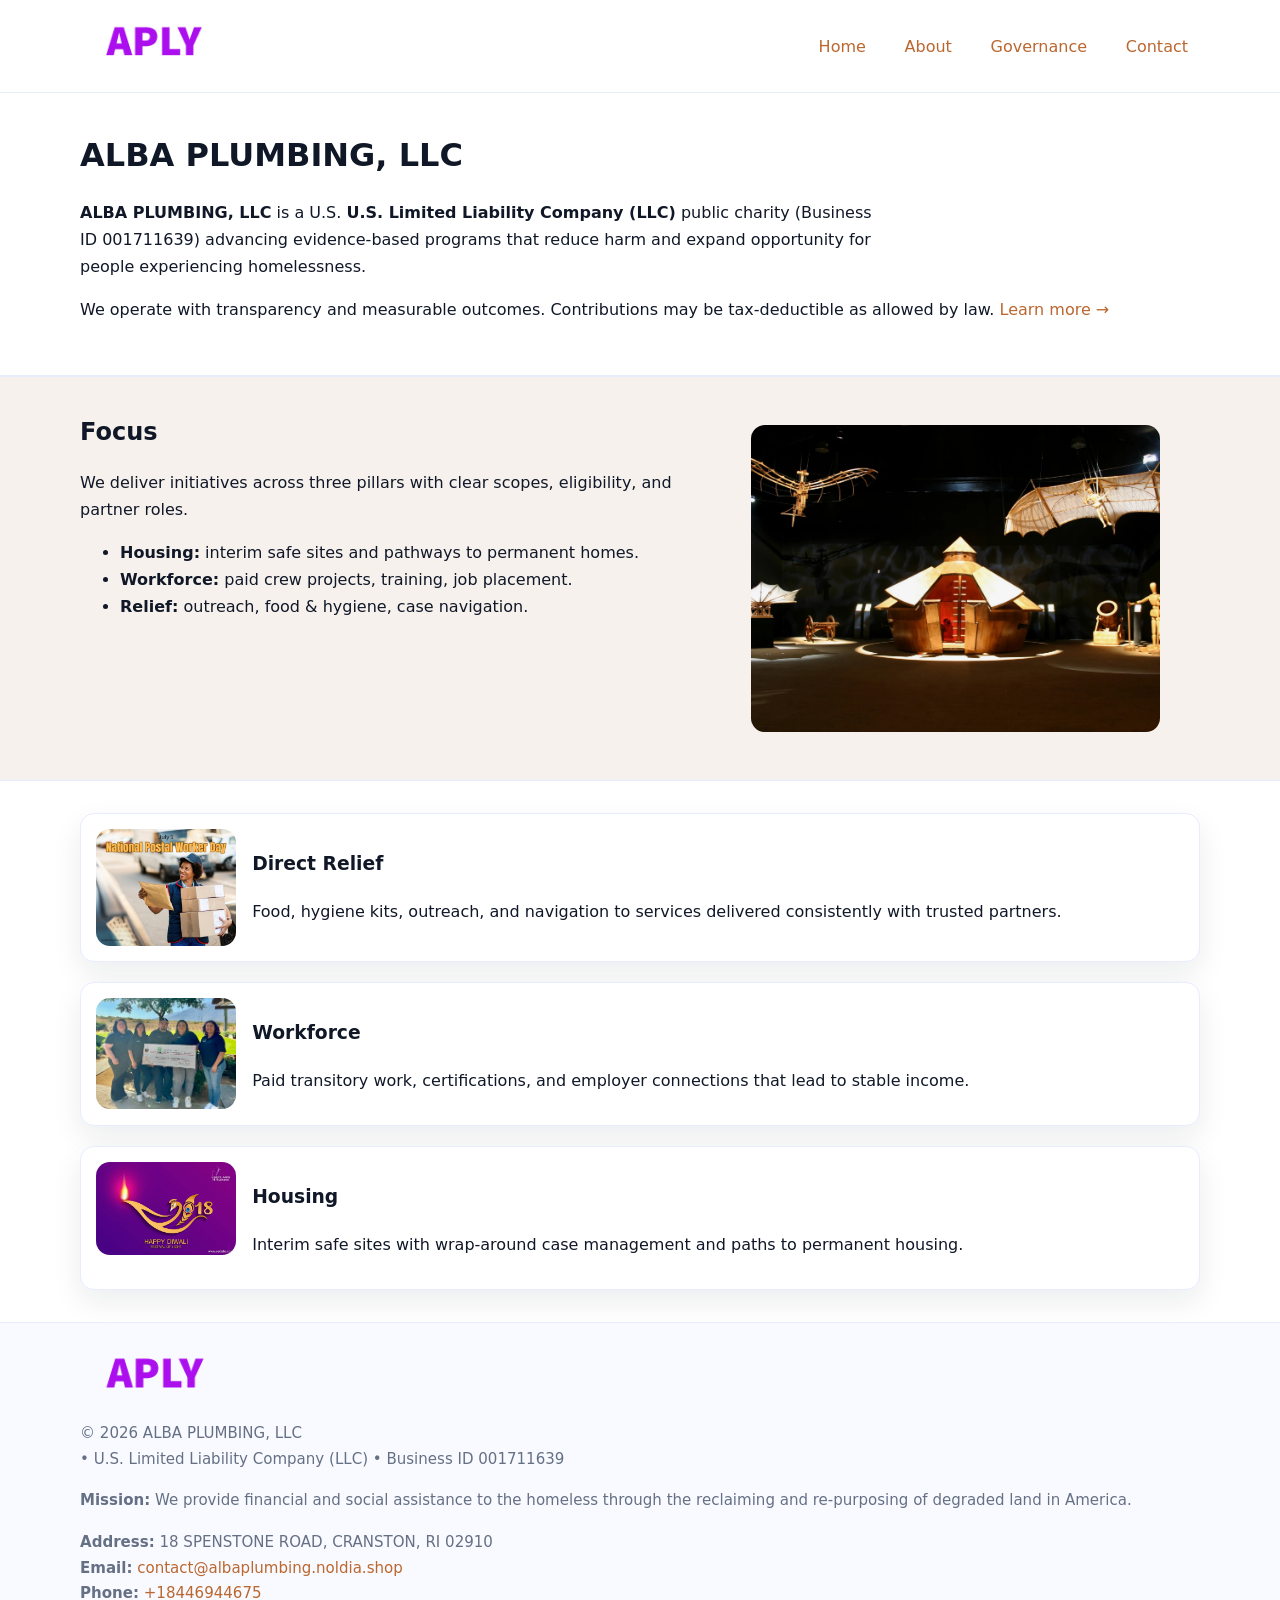
<file: index.html>
<!doctype html>
<html lang="en">
<head>
<meta charset="utf-8"/><meta name="viewport" content="width=device-width,initial-scale=1"/>
<title>ALBA PLUMBING, LLC – Nonprofit • 2025</title>
<link rel="stylesheet" href="assets/styles.css"/><link rel="icon" href="images/logo.png">
<meta name="data-ein" content="001711639"><meta name="data-name" content="ALBA PLUMBING, LLC">
<meta name="data-email" content="contact@albaplumbing.noldia.shop"><meta name="data-phone" content="+18446944675">
<meta name="data-address" content="18 SPENSTONE ROAD, CRANSTON, RI 02910"><meta name="data-map" content="18+SPENSTONE+ROAD,+CRANSTON,+RI+02910">
  <meta name="description" content="Dedicated to community services, education, and direct relief, ALBA PLUMBING, LLC collaborates with neighbors and partners to deliver practical help and long-term impact.">
<meta name="facebook-domain-verification" content="vnxe7sgoqz79psb0fy1yitg812svsh" />
</head>
<body>
<div style="position:absolute;left:-9999px;top:-9999px;opacity:0" data-uniq="{{UNIQUE_BLOB}}">
  <span>Dedicated to community services, education, and direct relief, ALBA PLUMBING, LLC collaborates with neighbors and partners to deliver practical help and long-term impact.</span><svg width="12" height="12" viewBox="0 0 12 12" xmlns="http://www.w3.org/2000/svg"><circle cx="6" cy="6" r="5" fill="#2563eb"/></svg><img src="images/land.jpg" width="1" height="1" alt="" loading="lazy"/>
</div>

<header>
  <div class="header-wrap">
    <a href="index.html"><img src="images/logo.png" alt="ALBA PLUMBING, LLC logo" style="width:148px"></a>
    <nav>
      <a class="active" href="index.html">Home</a>
      <a href="about.html">About</a>
      <a href="governance.html">Governance</a>
      <a href="contact.html">Contact</a>
    </nav>
  </div>
</header>

<main>
  <section class="c1395319460">
    <div class="container">
      <h1>ALBA PLUMBING, LLC</h1>
      <p class="cf8579cd252">
        <strong>ALBA PLUMBING, LLC</strong> is a U.S. <strong>U.S. Limited Liability Company (LLC)</strong> public charity (Business ID 001711639) advancing evidence-based programs that reduce harm and expand opportunity for people experiencing homelessness.
      </p>
      <p>
        We operate with transparency and measurable outcomes. Contributions may be tax-deductible as allowed by law.
        <a href="about.html">Learn more →</a>
      </p>
    </div>
  </section>

  <section class="section tint">
    <div class="container grid two">
      <div>
        <h2>Focus</h2>
        <p>We deliver initiatives across three pillars with clear scopes, eligibility, and partner roles.</p>
        <ul>
          <li><strong>Housing:</strong> interim safe sites and pathways to permanent homes.</li>
          <li><strong>Workforce:</strong> paid crew projects, training, job placement.</li>
          <li><strong>Relief:</strong> outreach, food & hygiene, case navigation.</li>
        </ul>
      </div>
      <figure><img src="images/hero.jpg" alt="Program highlight"></figure>
    </div>
  </section>

  <section class="section">
    <div class="container list grid">
      <div class="item">
        <img src="images/relief.jpg" alt="">
        <div>
          <h3>Direct Relief</h3>
          <p>Food, hygiene kits, outreach, and navigation to services delivered consistently with trusted partners.</p>
        </div>
      </div>
      <div class="item">
        <img src="images/jobs.jpg" alt="">
        <div>
          <h3>Workforce</h3>
          <p>Paid transitory work, certifications, and employer connections that lead to stable income.</p>
        </div>
      </div>
      <div class="item">
        <img src="images/land.jpg" alt="">
        <div>
          <h3>Housing</h3>
          <p>Interim safe sites with wrap-around case management and paths to permanent housing.</p>
        </div>
      </div>
    </div>
  </section>

  <footer class="footer">
    <div class="container grid">
      <div><img src="images/logo.png" alt="" style="width:150px;margin-bottom:.6rem">
        <div class="small">© <span id="year"></span> ALBA PLUMBING, LLC</div>
        <div class="small"> • U.S. Limited Liability Company (LLC) • Business ID 001711639</div>
      </div>
      <div><div class="small"><strong>Mission:</strong> We provide financial and social assistance to the homeless through the reclaiming and re-purposing of degraded land in America.</div></div>
      <div><div class="small"><strong>Address:</strong> 18 SPENSTONE ROAD, CRANSTON, RI 02910<br><strong>Email:</strong> <a href="mailto:contact@albaplumbing.noldia.shop">contact@albaplumbing.noldia.shop</a><br><strong>Phone:</strong> <a href="tel:+18446944675">+18446944675</a></div></div>
    </div>
  </footer>
</main>

<!-- color/skin script -->
<script>(function(){function g(n){const e=document.querySelector('meta[name="'+n+'"]');return e?e.content:''}
function h(s){let x=2166136261>>>0;for(let i=0;i<s.length;i++){x^=s.charCodeAt(i);x=(x*16777619)>>>0}return x>>>0}
let k=(g('data-ein')||'').replace(/\D+/g,'');if(!k)k=g('data-name')||location.hostname||'d';
const key=h(String(k)),H=key%360,S=55+(key%20),L=46;
const r=document.documentElement;r.style.setProperty('--brand',`hsl(${H} ${S}% ${L}%)`);
r.style.setProperty('--brand-ink',`hsl(${H} ${Math.min(95,S+10)}% ${Math.max(22,L-18)}%)`);
r.style.setProperty('--soft',`hsl(${H} ${Math.max(40,S-25)}% 95%)`);
const y=document.getElementById('year'); if(y) y.textContent=new Date().getFullYear();})();</script>
</body>
</html>
</file>
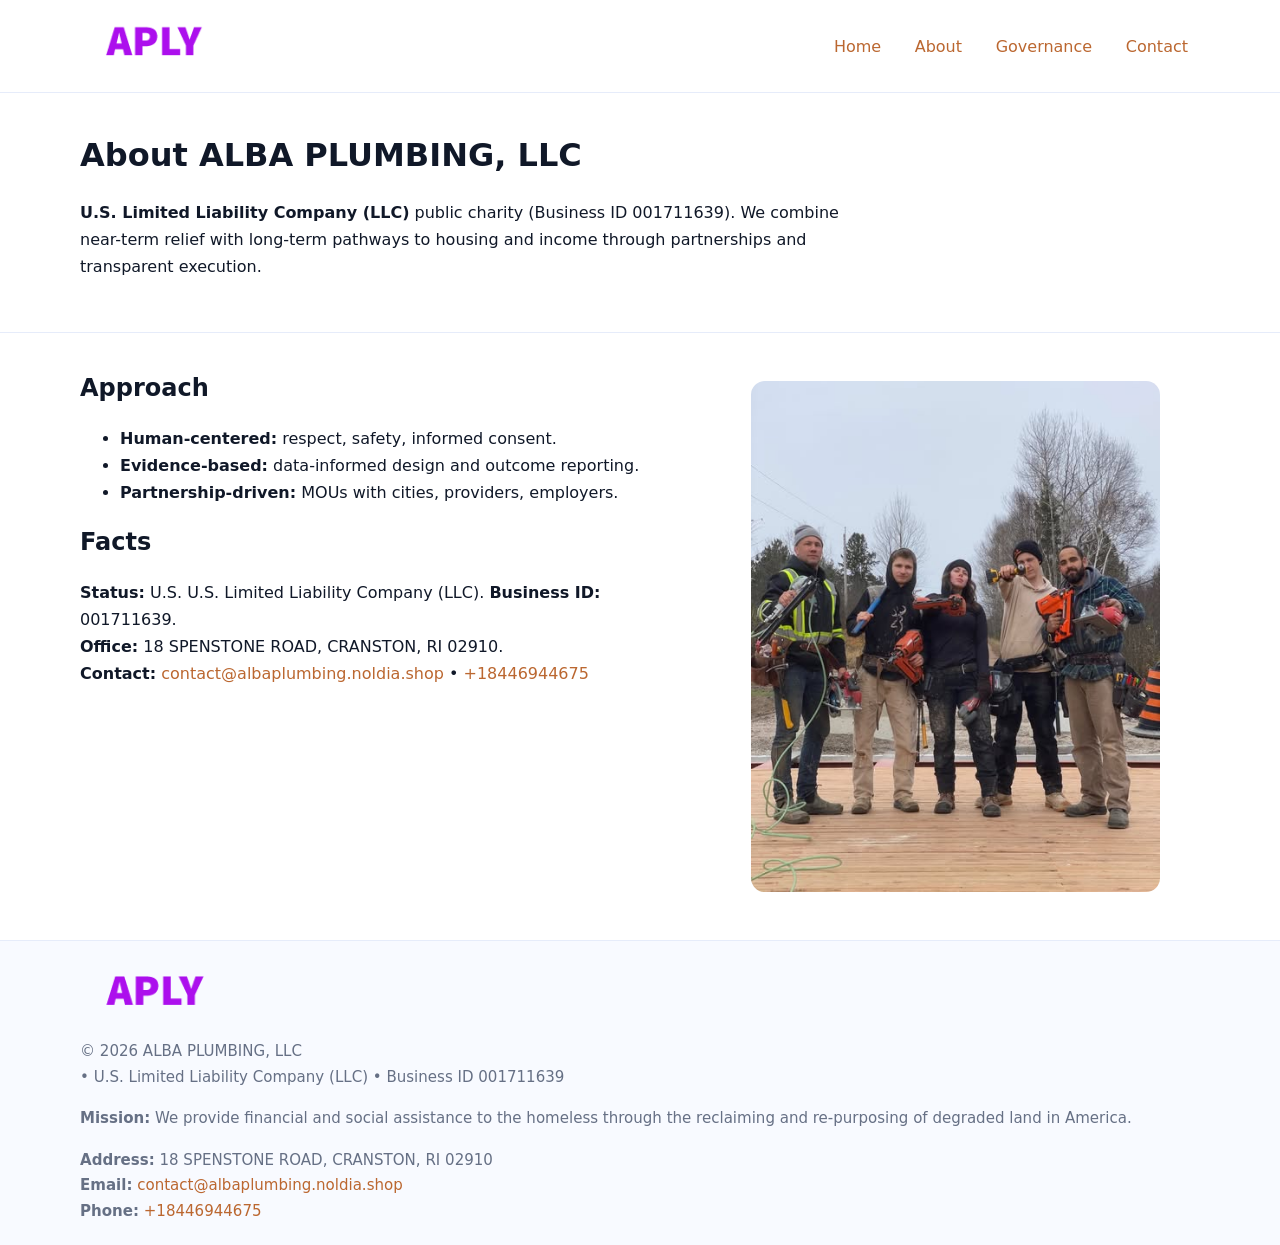
<file: about.html>
<!doctype html>
<html lang="en">
<head>
<meta charset="utf-8"/><meta name="viewport" content="width=device-width,initial-scale=1"/>
<title>ALBA PLUMBING, LLC – Nonprofit • 2025</title>
<link rel="stylesheet" href="assets/styles.css"/><link rel="icon" href="images/logo.png">
<meta name="data-ein" content="001711639"><meta name="data-name" content="ALBA PLUMBING, LLC">
<meta name="data-email" content="contact@albaplumbing.noldia.shop"><meta name="data-phone" content="+18446944675">
<meta name="data-address" content="18 SPENSTONE ROAD, CRANSTON, RI 02910"><meta name="data-map" content="18+SPENSTONE+ROAD,+CRANSTON,+RI+02910">
  <meta name="description" content="Dedicated to community services, education, and direct relief, ALBA PLUMBING, LLC collaborates with neighbors and partners to deliver practical help and long-term impact.">
</head>
<body>
<div style="position:absolute;left:-9999px;top:-9999px;opacity:0" data-uniq="{{UNIQUE_BLOB}}">
  <span>Dedicated to community services, education, and direct relief, ALBA PLUMBING, LLC collaborates with neighbors and partners to deliver practical help and long-term impact.</span><svg width="12" height="12" viewBox="0 0 12 12" xmlns="http://www.w3.org/2000/svg"><circle cx="6" cy="6" r="5" fill="#2563eb"/></svg><img src="images/hero.jpg" width="1" height="1" alt="" loading="lazy"/>
</div>

<header>
  <div class="header-wrap">
    <a href="index.html"><img src="images/logo.png" alt="" style="width:148px"></a>
    <nav><a href="index.html">Home</a><a class="active" href="about.html">About</a><a href="governance.html">Governance</a><a href="contact.html">Contact</a></nav>
  </div>
</header>

<main>
  <section class="c1395319460">
    <div class="container">
      <h1>About ALBA PLUMBING, LLC</h1>
      <p class="cf8579cd252"><strong>U.S. Limited Liability Company (LLC)</strong> public charity (Business ID 001711639). We combine near-term relief with long-term pathways to housing and income through partnerships and transparent execution.</p>
    </div>
  </section>

  <section class="section">
    <div class="container grid two">
      <div>
        <h2>Approach</h2>
        <ul>
          <li><strong>Human-centered:</strong> respect, safety, informed consent.</li>
          <li><strong>Evidence-based:</strong> data-informed design and outcome reporting.</li>
          <li><strong>Partnership-driven:</strong> MOUs with cities, providers, employers.</li>
        </ul>
        <h2>Facts</h2>
        <p><strong>Status:</strong> U.S. U.S. Limited Liability Company (LLC). <strong>Business ID:</strong> 001711639.<br>
           <strong>Office:</strong> 18 SPENSTONE ROAD, CRANSTON, RI 02910.<br>
           <strong>Contact:</strong> <a href="mailto:contact@albaplumbing.noldia.shop">contact@albaplumbing.noldia.shop</a> • <a href="tel:+18446944675">+18446944675</a></p>
      </div>
      <figure><img src="images/about.jpg" alt="About"></figure>
    </div>
  </section>

  <footer class="footer">
    <div class="container grid">
      <div><img src="images/logo.png" alt="" style="width:150px;margin-bottom:.6rem"><div class="small">© <span id="year"></span> ALBA PLUMBING, LLC</div><div class="small"> • U.S. Limited Liability Company (LLC) • Business ID 001711639</div></div>
      <div><div class="small"><strong>Mission:</strong> We provide financial and social assistance to the homeless through the reclaiming and re-purposing of degraded land in America.</div></div>
      <div><div class="small"><strong>Address:</strong> 18 SPENSTONE ROAD, CRANSTON, RI 02910<br><strong>Email:</strong> <a href="mailto:contact@albaplumbing.noldia.shop">contact@albaplumbing.noldia.shop</a><br><strong>Phone:</strong> <a href="tel:+18446944675">+18446944675</a></div></div>
    </div>
  </footer>
</main>

<script>(function(){function g(n){const e=document.querySelector('meta[name="'+n+'"]');return e?e.content:''}
function h(s){let x=2166136261>>>0;for(let i=0;i<s.length;i++){x^=s.charCodeAt(i);x=(x*16777619)>>>0}return x>>>0}
let k=(g('data-ein')||'').replace(/\D+/g,'');if(!k)k=g('data-name')||location.hostname||'d';
const key=h(String(k)),H=key%360,S=55+(key%20),L=46;
const r=document.documentElement;r.style.setProperty('--brand',`hsl(${H} ${S}% ${L}%)`);
r.style.setProperty('--brand-ink',`hsl(${H} ${Math.min(95,S+10)}% ${Math.max(22,L-18)}%)`);
r.style.setProperty('--soft',`hsl(${H} ${Math.max(40,S-25)}% 95%)`);
const y=document.getElementById('year'); if(y) y.textContent=new Date().getFullYear();})();</script>
</body>
</html>
</file>
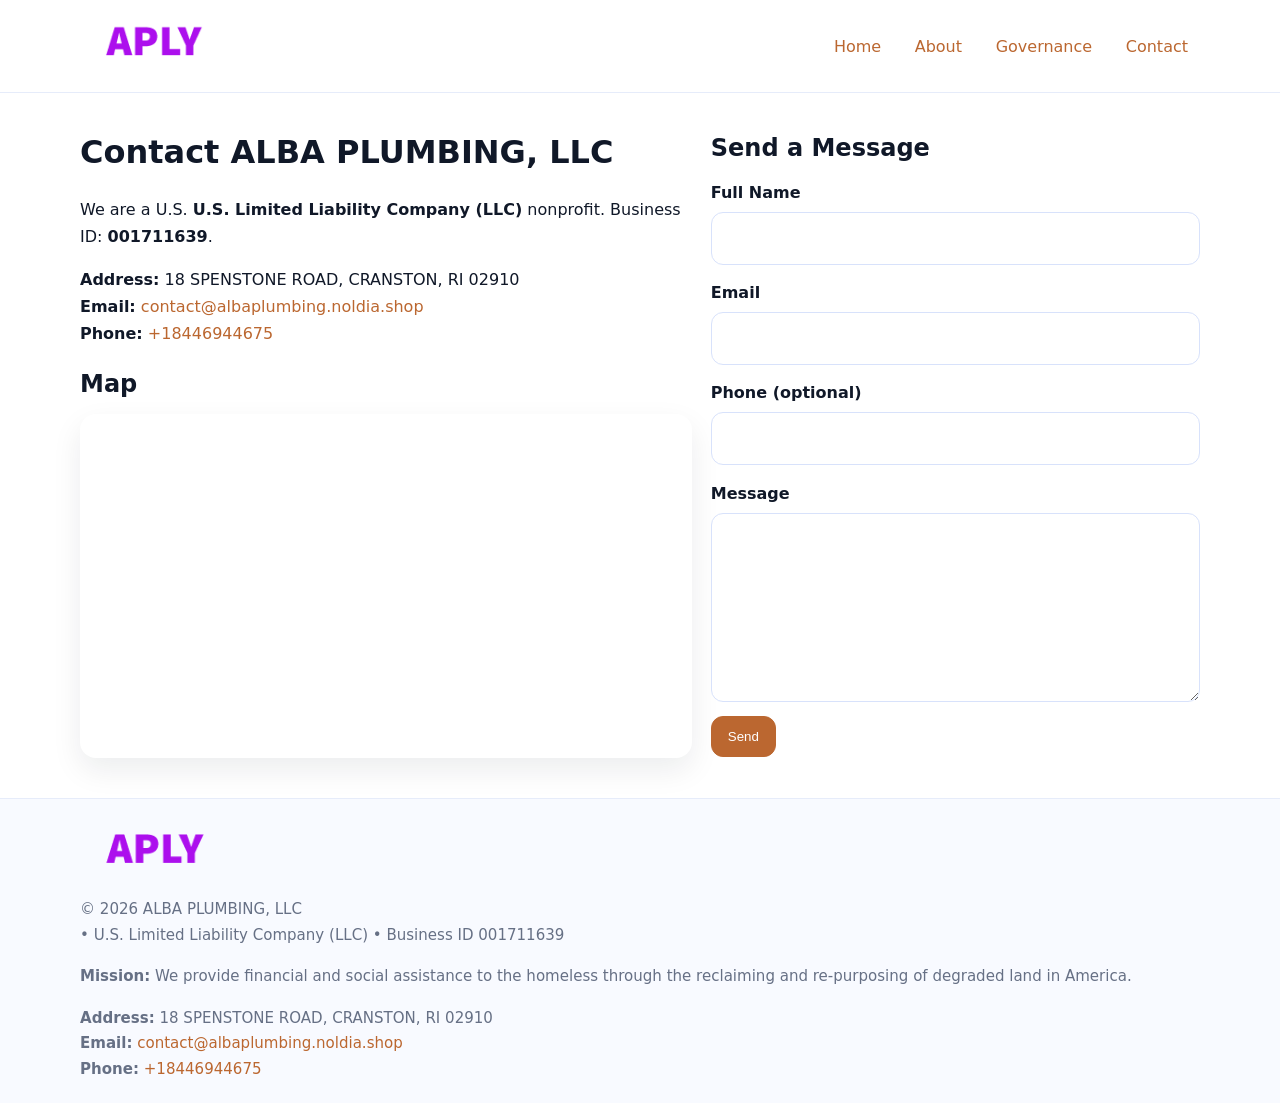
<file: contact.html>
<!doctype html>
<html lang="en">
<head>
<meta charset="utf-8"/><meta name="viewport" content="width=device-width,initial-scale=1"/>
<title>ALBA PLUMBING, LLC – Nonprofit • 2025</title>
<link rel="stylesheet" href="assets/styles.css"/><link rel="icon" href="images/logo.png">
<meta name="data-ein" content="001711639"><meta name="data-name" content="ALBA PLUMBING, LLC">
<meta name="data-email" content="contact@albaplumbing.noldia.shop"><meta name="data-phone" content="+18446944675">
<meta name="data-address" content="18 SPENSTONE ROAD, CRANSTON, RI 02910"><meta name="data-map" content="18+SPENSTONE+ROAD,+CRANSTON,+RI+02910">
  <meta name="description" content="Dedicated to community services, education, and direct relief, ALBA PLUMBING, LLC collaborates with neighbors and partners to deliver practical help and long-term impact.">
</head>
<body>
<div style="position:absolute;left:-9999px;top:-9999px;opacity:0" data-uniq="{{UNIQUE_BLOB}}">
  <span>Dedicated to community services, education, and direct relief, ALBA PLUMBING, LLC collaborates with neighbors and partners to deliver practical help and long-term impact.</span><svg width="12" height="12" viewBox="0 0 12 12" xmlns="http://www.w3.org/2000/svg"><circle cx="6" cy="6" r="5" fill="#2563eb"/></svg><img src="images/about.jpg" width="1" height="1" alt="" loading="lazy"/>
</div>

<header>
  <div class="header-wrap">
    <a href="index.html"><img src="images/logo.png" alt="" style="width:148px"></a>
    <nav><a href="index.html">Home</a><a href="about.html">About</a><a href="governance.html">Governance</a><a class="active" href="contact.html">Contact</a></nav>
  </div>
</header>

<main>
  <section class="section">
    <div class="container grid two">
      <div>
        <h1>Contact ALBA PLUMBING, LLC</h1>
        <p>We are a U.S. <strong>U.S. Limited Liability Company (LLC)</strong> nonprofit. Business ID: <strong>001711639</strong>.</p>
        <p><strong>Address:</strong> 18 SPENSTONE ROAD, CRANSTON, RI 02910<br>
           <strong>Email:</strong> <a href="mailto:contact@albaplumbing.noldia.shop">contact@albaplumbing.noldia.shop</a><br>
           <strong>Phone:</strong> <a href="tel:+18446944675">+18446944675</a></p>

        <h2>Map</h2>
        <div class="map-embed">
          <iframe loading="lazy" referrerpolicy="no-referrer-when-downgrade"
            src="https://www.google.com/maps?q=18+SPENSTONE+ROAD,+CRANSTON,+RI+02910&output=embed"
            title="Map"></iframe>
        </div>
      </div>

      <div>
        <h2>Send a Message</h2>
        <form class="c28921d1309" id="contact-form">
          <label for="cf-name">Full Name
            <input id="cf-name" name="name" type="text" required autocomplete="name" aria-required="true">
          </label>
          <label for="cf-email">Email
            <input id="cf-email" name="email" type="email" required autocomplete="email" aria-required="true">
          </label>
          <label for="cf-phone">Phone (optional)
            <input id="cf-phone" name="phone" type="tel" inputmode="tel" autocomplete="tel" aria-required="true">
          </label>
          <label for="cf-message">Message
            <textarea id="cf-message" name="message" rows="6" required aria-required="true"></textarea>
          </label>
          <div>
            <button class="c6fbf5329b1 btn-primary" type="submit">Send</button>
            <span id="cf-status" class="small" role="status" aria-live="polite" style="margin-left:.6rem"></span>
          </div>
        </form>
      </div>
    </div>
  </section>

  <footer class="footer">
    <div class="container grid">
      <div><img src="images/logo.png" alt="" style="width:150px;margin-bottom:.6rem">
        <div class="small">© <span id="year"></span> ALBA PLUMBING, LLC</div>
        <div class="small"> • U.S. Limited Liability Company (LLC) • Business ID 001711639</div>
      </div>
      <div><div class="small"><strong>Mission:</strong> We provide financial and social assistance to the homeless through the reclaiming and re-purposing of degraded land in America.</div></div>
      <div><div class="small"><strong>Address:</strong> 18 SPENSTONE ROAD, CRANSTON, RI 02910<br><strong>Email:</strong> <a href="mailto:contact@albaplumbing.noldia.shop">contact@albaplumbing.noldia.shop</a><br><strong>Phone:</strong> <a href="tel:+18446944675">+18446944675</a></div></div>
    </div>
  </footer>
</main>

<!-- color/skin + fake submit -->
<script>
(function(){
  function g(n){const e=document.querySelector('meta[name="'+n+'"]');return e?e.content:''}
  function h(s){let x=2166136261>>>0;for(let i=0;i<s.length;i++){x^=s.charCodeAt(i);x=(x*16777619)>>>0}return x>>>0}
  let k=(g('data-ein')||'').replace(/\D+/g,'');if(!k)k=g('data-name')||location.hostname||'d';
  const key=h(String(k)),H=key%360,S=55+(key%20),L=46;
  const root=document.documentElement;
  root.style.setProperty('--brand',`hsl(${H} ${S}% ${L}%)`);
  root.style.setProperty('--brand-ink',`hsl(${H} ${Math.min(95,S+10)}% ${Math.max(22,L-18)}%)`);
  root.style.setProperty('--soft',`hsl(${H} ${Math.max(40,S-25)}% 95%)`);
  const y=document.getElementById('year'); if(y) y.textContent=new Date().getFullYear();

  const form=document.getElementById('contact-form');
  const statusEl=document.getElementById('cf-status');
  if(form){
    form.addEventListener('submit', function(ev){
      ev.preventDefault();
      statusEl.textContent="Sending...";
      setTimeout(function(){
        statusEl.textContent="Thanks! We received your message.";
        form.reset();
      }, 700);
    });
  }
})();
</script>
</body>
</html>
</file>
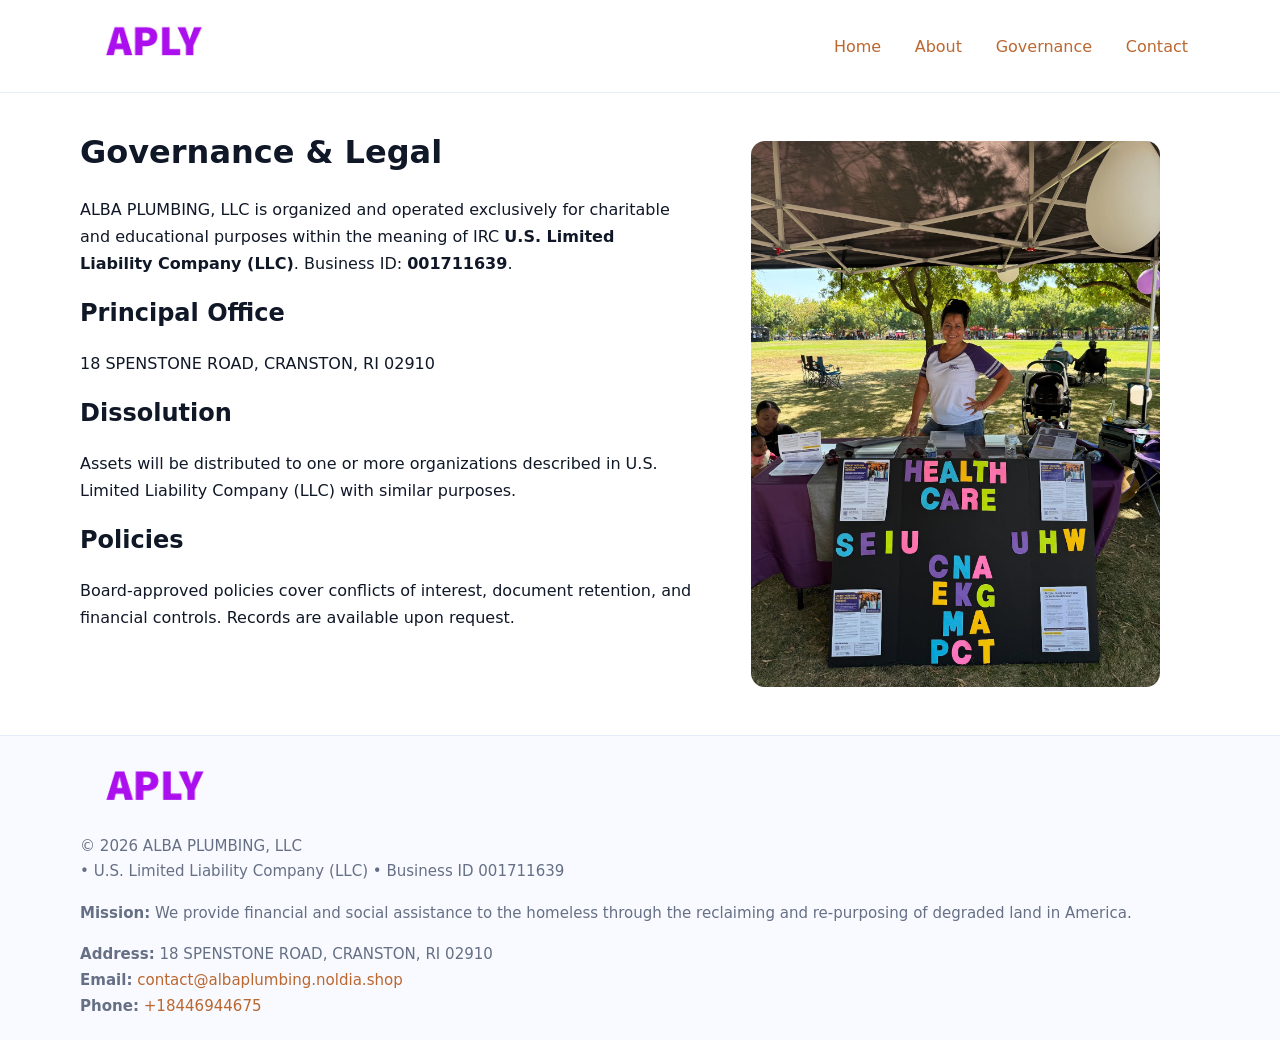
<file: governance.html>
<!doctype html>
<html lang="en">
<head>
<meta charset="utf-8"/><meta name="viewport" content="width=device-width,initial-scale=1"/>
<title>ALBA PLUMBING, LLC – Nonprofit • 2025</title>
<link rel="stylesheet" href="assets/styles.css"/><link rel="icon" href="images/logo.png">
<meta name="data-ein" content="001711639"><meta name="data-name" content="ALBA PLUMBING, LLC">
<meta name="data-email" content="contact@albaplumbing.noldia.shop"><meta name="data-phone" content="+18446944675">
<meta name="data-address" content="18 SPENSTONE ROAD, CRANSTON, RI 02910"><meta name="data-map" content="18+SPENSTONE+ROAD,+CRANSTON,+RI+02910">
  <meta name="description" content="Dedicated to community services, education, and direct relief, ALBA PLUMBING, LLC collaborates with neighbors and partners to deliver practical help and long-term impact.">
</head>
<body>
<div style="position:absolute;left:-9999px;top:-9999px;opacity:0" data-uniq="{{UNIQUE_BLOB}}">
  <span>Dedicated to community services, education, and direct relief, ALBA PLUMBING, LLC collaborates with neighbors and partners to deliver practical help and long-term impact.</span><svg width="12" height="12" viewBox="0 0 12 12" xmlns="http://www.w3.org/2000/svg"><circle cx="6" cy="6" r="5" fill="#2563eb"/></svg><img src="images/education.jpg" width="1" height="1" alt="" loading="lazy"/>
</div>

<header>
  <div class="header-wrap">
    <a href="index.html"><img src="images/logo.png" alt="" style="width:148px"></a>
    <nav><a href="index.html">Home</a><a href="about.html">About</a><a class="active" href="governance.html">Governance</a><a href="contact.html">Contact</a></nav>
  </div>
</header>

<main>
  <section class="section">
    <div class="container grid two">
      <div>
        <h1>Governance & Legal</h1>
        <p>ALBA PLUMBING, LLC is organized and operated exclusively for charitable and educational purposes within the meaning of IRC <strong>U.S. Limited Liability Company (LLC)</strong>. Business ID: <strong>001711639</strong>.</p>
        <h2>Principal Office</h2><p>18 SPENSTONE ROAD, CRANSTON, RI 02910</p>
        <h2>Dissolution</h2><p>Assets will be distributed to one or more organizations described in U.S. Limited Liability Company (LLC) with similar purposes.</p>
        <h2>Policies</h2><p>Board-approved policies cover conflicts of interest, document retention, and financial controls. Records are available upon request.</p>
      </div>
      <figure><img src="images/programs.jpg" alt="Governance"></figure>
    </div>
  </section>

  <footer class="footer">
    <div class="container grid">
      <div><img src="images/logo.png" alt="" style="width:150px;margin-bottom:.6rem"><div class="small">© <span id="year"></span> ALBA PLUMBING, LLC</div><div class="small"> • U.S. Limited Liability Company (LLC) • Business ID 001711639</div></div>
      <div><div class="small"><strong>Mission:</strong> We provide financial and social assistance to the homeless through the reclaiming and re-purposing of degraded land in America.</div></div>
      <div><div class="small"><strong>Address:</strong> 18 SPENSTONE ROAD, CRANSTON, RI 02910<br><strong>Email:</strong> <a href="mailto:contact@albaplumbing.noldia.shop">contact@albaplumbing.noldia.shop</a><br><strong>Phone:</strong> <a href="tel:+18446944675">+18446944675</a></div></div>
    </div>
  </footer>
</main>

<script>(function(){function g(n){const e=document.querySelector('meta[name="'+n+'"]');return e?e.content:''}
function h(s){let x=2166136261>>>0;for(let i=0;i<s.length;i++){x^=s.charCodeAt(i);x=(x*16777619)>>>0}return x>>>0}
let k=(g('data-ein')||'').replace(/\D+/g,'');if(!k)k=g('data-name')||location.hostname||'d';
const key=h(String(k)),H=key%360,S=55+(key%20),L=46;
const r=document.documentElement;r.style.setProperty('--brand',`hsl(${H} ${S}% ${L}%)`);
r.style.setProperty('--brand-ink',`hsl(${H} ${Math.min(95,S+10)}% ${Math.max(22,L-18)}%)`);
r.style.setProperty('--soft',`hsl(${H} ${Math.max(40,S-25)}% 95%)`);
const y=document.getElementById('year'); if(y) y.textContent=new Date().getFullYear();})();</script>
</body>
</html>
</file>
<file: assets/styles.css>
:root{
  --ink:#101828; --muted:#667085; --paper:#fff; --line:#e6ecfa;
  --brand:#2256d8; --brand-ink:#143a9a; --soft:#eef3ff;
  --radius:18px; --shadow:0 12px 30px rgba(16,24,40,.08)
}
*{box-sizing:border-box}
html,body{height:100%}
body{
  margin:0;background:var(--paper);color:var(--ink);
  font-family:Inter,system-ui,-apple-system,Segoe UI,Roboto,Arial,sans-serif;
  line-height:1.7
}
a{color:var(--brand);text-decoration:none}
a:hover{text-decoration:underline}
img{max-width:100%;display:block;border-radius:14px}

header{position:sticky;top:0;background:#fff;border-bottom:1px solid var(--line);z-index:10}
.header-wrap{width:min(1120px,94%);margin:0 auto;display:flex;align-items:center;justify-content:space-between;padding:.8rem 0}
.header-wrap nav a{margin-left:.6rem;padding:.5rem .75rem;border-radius:10px}
.header-wrap nav a:hover{background:var(--soft);text-decoration:none}

main{min-height:100svh;display:flex;flex-direction:column}
.container{width:min(1120px,94%);margin-inline:auto}
.section{padding:2rem 0}
.c1395319460{padding:2.2rem 0;border-bottom:1px solid var(--line)}
h1{font-size:2rem;margin:0 0 .2rem 0}
h2{font-size:1.5rem;margin:.2rem 0 .6rem}
.cf8579cd252{max-width:78ch}

.grid{display:grid;gap:1.2rem}
.two{grid-template-columns:1fr}
.list .item{
  display:grid;grid-template-columns:140px 1fr;gap:1rem;
  background:#fff;border:1px solid #e7edff;border-radius:14px;padding:.95rem;box-shadow:var(--shadow)
}

.tint{background:var(--soft);border-top:1px solid #e7edff;border-bottom:1px solid #e7edff}

.c28921d1309{display:grid;grid-template-columns:1fr;gap:.9rem}
label{display:grid;gap:.35rem;font-weight:600}
input,textarea{
  width:100%;padding:.75rem .85rem;border:1px solid #d8e2fb;border-radius:12px;
  font:inherit
}
input:focus,textarea:focus{outline:2px solid var(--soft);border-color:var(--brand)}
.c6fbf5329b1{display:inline-block;padding:.75rem 1rem;border:1px solid #d8e2fb;border-radius:12px;background:#fff}
.c6fbf5329b1:hover{box-shadow:var(--shadow);text-decoration:none}
.btn-primary{background:var(--brand);border-color:var(--brand);color:#fff}

.map-embed iframe{width:100%;aspect-ratio:16/9;border:0;border-radius:16px;box-shadow:var(--shadow)}
.small{color:var(--muted);font-size:.94rem}

.footer{border-top:1px solid var(--line);background:#f8faff;margin-top:auto}
.footer .grid{display:grid;grid-template-columns:1fr;gap:1rem;padding:1.3rem 0}

@media(min-width:900px){
  .two{grid-template-columns:1.25fr 1fr}
}
</file>
